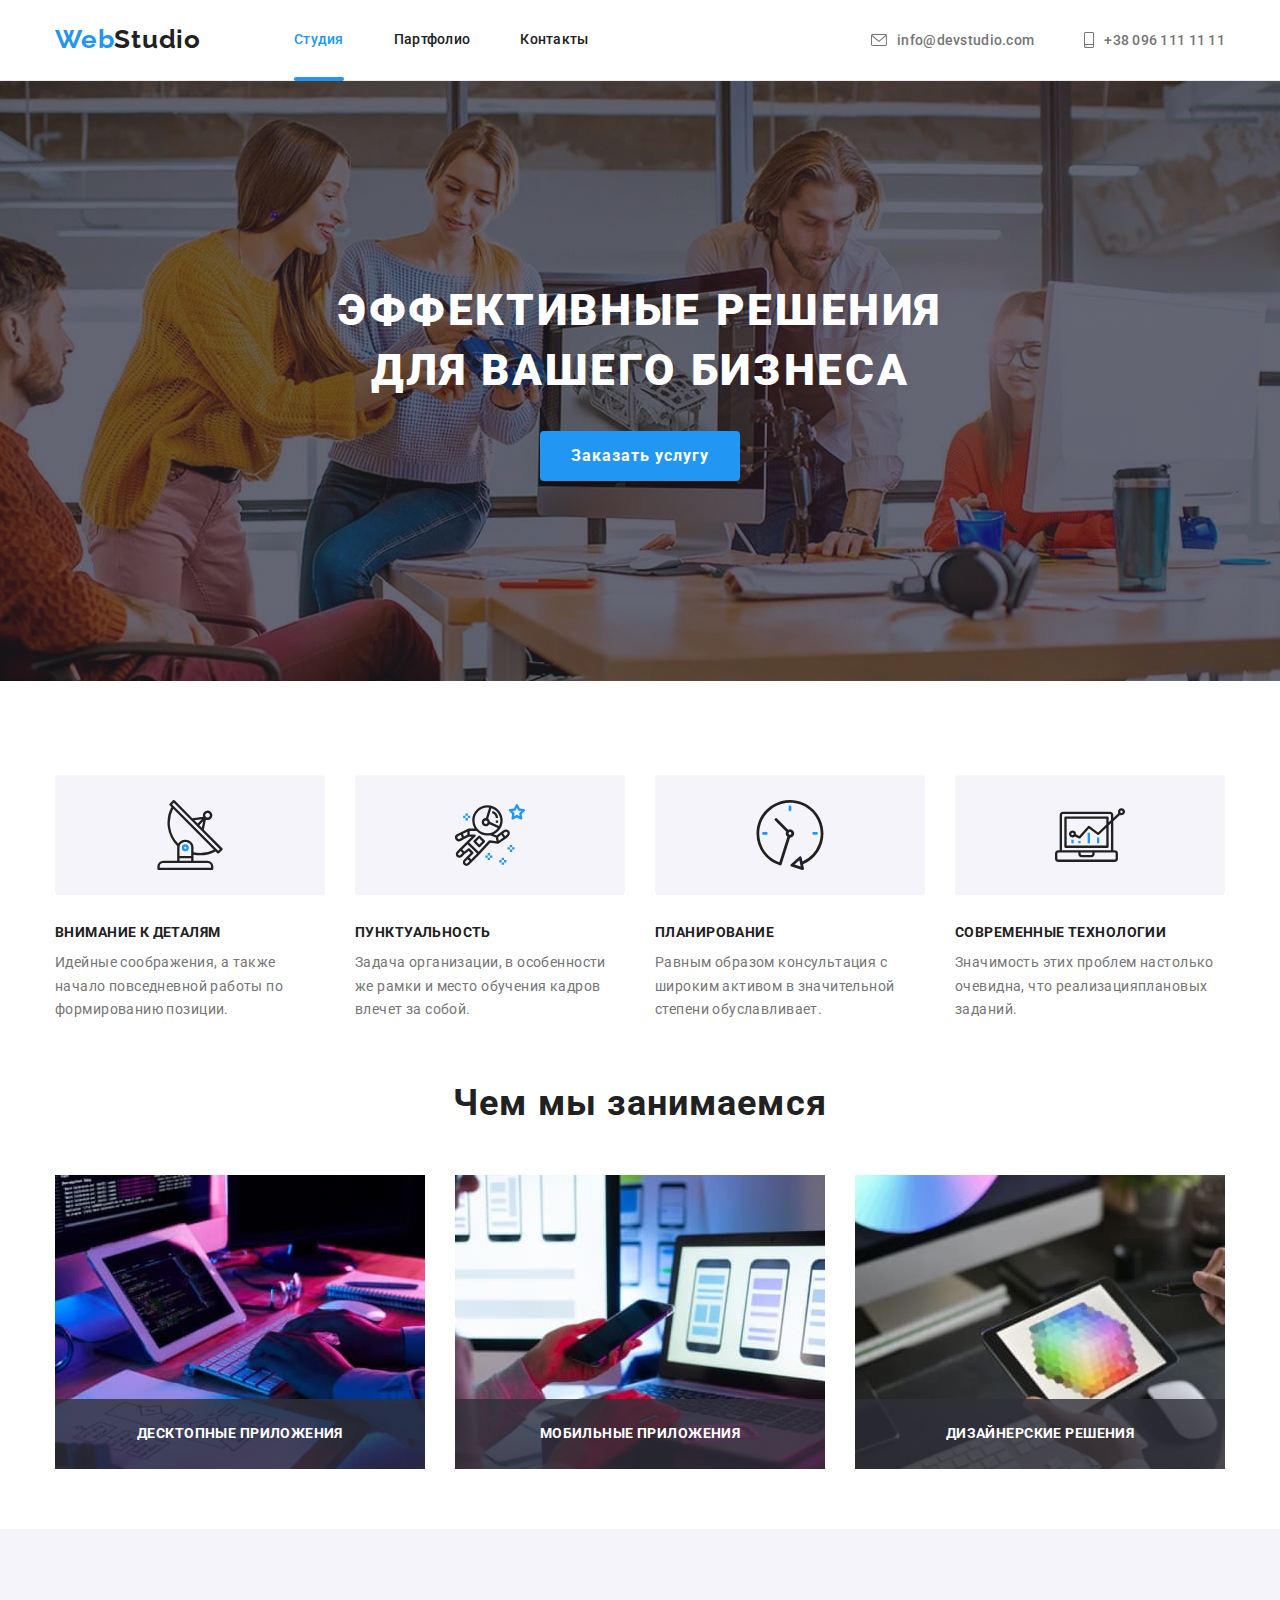
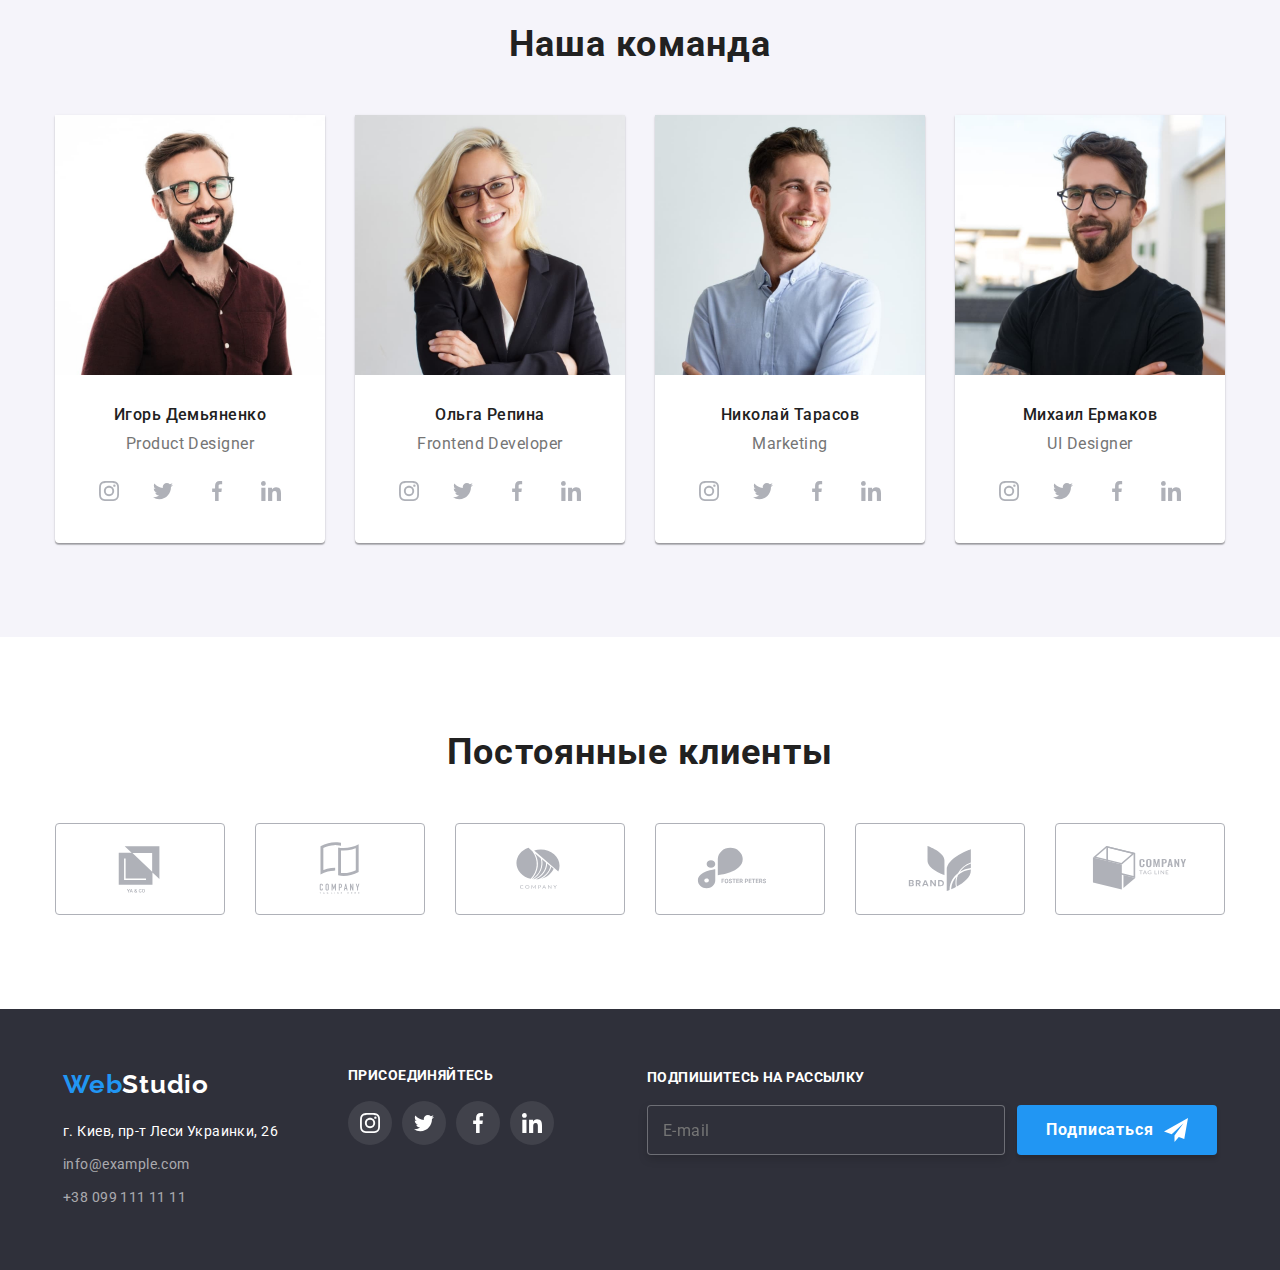
<file: index.html>
<!DOCTYPE html>
<html lang="ru">
  <head>
    <meta charset="UTF-8" />
    <meta http-equiv="X-UA-Compatible" content="IE=edge" />
    <meta name="viewport" content="width=device-width, initial-scale=1.0" />
    <title>Studio</title>

    <!--Normalize-->
    <link
      rel="stylesheet"
      href="https://cdn.jsdelivr.net/npm/modern-normalize@1.1.0/modern-normalize.min.css"
    />

    <!--Custom styles-->
    <link rel="stylesheet" href="./css/main.min.css" />

    <!--Fonts-->
    <link rel="preconnect" href="https://fonts.googleapis.com" />
    <link rel="preconnect" href="https://fonts.gstatic.com" crossorigin />
    <link
      href="https://fonts.googleapis.com/css2?family=Raleway:wght@700&family=Roboto:wght@400;500;700;900&display=swap"
      rel="stylesheet"
    />
  </head>

  <body>
    <!--Header-->
    <header class="header">
      <div class="header__wraper container">
        <a class="logo link header--logo" href="./index.html">
          <span class="logo__span"> Web</span>Studio
        </a>

        <!--Mobile header-->
        <button class="menu__btn btn" type="button" data-menu-button>
          <svg class="menu__icon" width="18" height="18">
            <use
              class="menu__btn-burger"
              href="./images/icons.svg#icon-burger-menu"
            ></use>
            <use
              class="menu__btn-close"
              href="./images/icons.svg#icon-menu-close"
            ></use>
          </svg>
        </button>

        <!--Mobile menu-->
        <div class="menu" data-menu>
          <ul class="menu__nav list">
            <li class="menu__nav-item">
              <a class="menu__nav-link current link" href="./index.html"
                >Cтудия</a
              >
            </li>
            <li class="menu__nav-item">
              <a class="menu__nav-link link" href="./portfolio.html"
                >Партфолио</a
              >
            </li>
            <li class="menu__nav-item">
              <a class="menu__nav-link link" href="">Контакты</a>
            </li>
          </ul>

          <ul class="menu__contacts list">
            <li class="menu__contacts-item">
              <a class="menu__contacts-phone link" href="tel:+38 096 111 11 11"
                >+38 096 111 11 11</a
              >
            </li>
            <li class="menu__contacts-item">
              <a
                class="menu__contacts-email link"
                href="mailto:info@devstudio.com"
                >info@devstudio.com</a
              >
            </li>
          </ul>

          <ul class="menu__media list">
            <li class="menu__media-item">
              <a class="menu__media-link link" href="">Instagram</a>
            </li>
            <li class="menu__media-item">
              <a class="menu__media-link link" href="">Twitter</a>
            </li>
            <li class="menu__media-item">
              <a class="menu__media-link link" href="">Facebook</a>
            </li>
            <li class="menu__media-item">
              <a class="menu__media-link link" href="">LinkedIn</a>
            </li>
          </ul>
        </div>

        <!--Table, desktop header-->
        <nav>
          <ul class="navigation list">
            <li class="navigation__item">
              <a
                class="navigation__link navigation__link--current link"
                href="./index.html"
                >Студия</a
              >
            </li>
            <li class="navigation__item">
              <a class="navigation__link link" href="./portfolio.html"
                >Партфолио</a
              >
            </li>
            <li class="navigation__item">
              <a class="navigation__link link" href="">Контакты</a>
            </li>
          </ul>
        </nav>

        <ul class="contacts list">
          <li class="contacts__item">
            <a class="contacts__link link" href="mailto:info@devstudio.com">
              <svg class="contacts__icon" width="16" height="12">
                <use href="./images/icons.svg#icon-envelope"></use>
              </svg>
              info@devstudio.com
            </a>
          </li>
          <li class="contacts__item">
            <a class="contacts__link link" href="tel:+380961111111">
              <svg class="contacts__icon" width="10" height="16">
                <use href="./images/icons.svg#icon-smartphone"></use>
              </svg>
              +38 096 111 11 11
            </a>
          </li>
        </ul>
      </div>
    </header>

    <!--Main content-->
    <main>
      <!--Hero-->
      <section class="hero">
        <div class="hero__wraper container">
          <h1 class="hero__title">Эффективные решения для вашего бизнеса</h1>
          <button
            class="main-btn main-btn--blackout btn"
            type="button"
            data-modal-open
          >
            Заказать услугу
          </button>
        </div>
      </section>

      <!--Modal-->
      <div class="backdrop is-hidden" data-modal>
        <div class="modal">
          <button class="modal__close-btn btn" data-modal-close>
            <svg class="modal__close-icon" width="18" height="18">
              <use href="./images/icons.svg#icon-close"></use>
            </svg>
          </button>

          <form class="modal-form" name="application-form">
            <p class="modal-form__title">
              Оставьте свои данные, мы вам перезвоним
            </p>

            <label class="modal-form__item">
              <span class="modal-form__txt">Имя</span>
              <input
                class="modal-form__field"
                type="text"
                name="user-name"
                minlength="2"
                required
              />
              <span class="modal-form__box">
                <svg class="modal-form__icon" width="12" height="12">
                  <use href="./images/icons.svg#icon-form-person"></use>
                </svg>
              </span>
            </label>

            <label class="modal-form__item">
              <span class="modal-form__txt">Телефон</span>
              <input
                class="modal-form__field"
                name="user-phone"
                type="tel"
                required
              />
              <span class="modal-form__box">
                <svg class="modal-form__icon" width="13" height="13">
                  <use href="./images/icons.svg#icon-form-phone"></use>
                </svg>
              </span>
            </label>

            <label class="modal-form__item">
              <span class="modal-form__txt">Почта</span>
              <input
                class="modal-form__field"
                name="user-email"
                type="email"
                required
              />
              <span class="modal-form__box">
                <svg class="modal-form__icon" width="15" height="12">
                  <use href="./images/icons.svg#icon-form-envelope"></use>
                </svg>
              </span>
            </label>

            <span class="modal-form__txt">Коментарий</span>
            <textarea
              class="modal-form__massage"
              name="user-massage"
              placeholder="Введите текст"
            ></textarea>

            <label class="checkbox">
              <input
                class="visually-hidden checkbox__input"
                name="checkbox"
                type="checkbox"
              />
              <span class="checkbox__custom">
                <svg class="checkbox__icon" width="12" height="9">
                  <use href="./images/icons.svg#icon-check-mark"></use>
                </svg>
              </span>
              <span class="checkbox__txt">
                Соглашаюсь с рассылкой и принимаю
                <a class="checkbox__link" href=""> Условия договора</a>
              </span>
            </label>

            <div class="modal__btn-box">
              <button class="main-btn main-btn--blackout btn" type="submit">
                Отправить
              </button>
            </div>
          </form>
        </div>
      </div>

      <!--Benefits-->
      <section class="benefits">
        <div class="container">
          <h2 hidden>hidden</h2>

          <ul class="benefits__list list">
            <li class="benefits__item">
              <div class="benefits__wraper">
                <svg class="benefits__icon" width="70" height="70">
                  <use href="./images/icons.svg#icon-antenna"></use>
                </svg>
              </div>
              <h3 class="benefits__title">Внимание к деталям</h3>
              <p class="benefits__txt">
                Идейные соображения, а также начало повседневной работы по
                формированию позиции.
              </p>
            </li>
            <li class="benefits__item">
              <div class="benefits__wraper">
                <svg class="benefits__icon" width="70" height="70">
                  <use href="./images/icons.svg#icon-astronaut"></use>
                </svg>
              </div>
              <h3 class="benefits__title">Пунктуальность</h3>
              <p class="benefits__txt">
                Задача организации, в особенности же рамки и место обучения
                кадров влечет за собой.
              </p>
            </li>
            <li class="benefits__item">
              <div class="benefits__wraper">
                <svg class="benefits__icon" width="70" height="70">
                  <use href="./images/icons.svg#icon-clock"></use>
                </svg>
              </div>
              <h3 class="benefits__title">Планирование</h3>
              <p class="benefits__txt">
                Равным образом консультация с широким активом в значительной
                степени обуславливает.
              </p>
            </li>
            <li class="benefits__item">
              <div class="benefits__wraper">
                <svg class="benefits__icon" width="70" height="70">
                  <use href="./images/icons.svg#icon-diagram"></use>
                </svg>
              </div>
              <h3 class="benefits__title">Современные технологии</h3>
              <p class="benefits__txt">
                Значимость этих проблем настолько очевидна, что
                реализацияплановых заданий.
              </p>
            </li>
          </ul>
        </div>
      </section>

      <!--Service-->
      <section class="service">
        <div class="container">
          <h2 class="service__title section-title">Чем мы занимаемся</h2>

          <ul class="service__list list">
            <li class="service__item">
              <picture>
                <source
                  media="(min-width: 1200px)"
                  srcset="
                    ./images/studio-page/service/studio-img-1.jpg    1x,
                    ./images/studio-page/service/studio-img-1@2x.jpg 2x
                  "
                  type="image/jpg"
                />
                <img
                  class="service__pic"
                  src="./images/studio-page/service/studio-img-1.jpg"
                  alt="рабочий стол: монитор, планшет с кодом, работник печатает на клавиауре, подсвечено розовым"
                  width="370"
                  height="294"
                />
              </picture>
              <div class="service__overlay">
                <p class="service__desc">Десктопные приложения</p>
              </div>
            </li>

            <li class="service__item">
              <picture>
                <source
                  media="(min-width: 1200px)"
                  srcset="
                    ./images/studio-page/service/studio-img-2.jpg    1x,
                    ./images/studio-page/service/studio-img-2@2x.jpg 2x
                  "
                  type="image/jpg"
                />
                <img
                  class="service__pic"
                  src="./images/studio-page/service/studio-img-2.jpg"
                  alt="ноутбук с примерами интерфейсов для смартфонов, в руках работника смартфон. "
                  width="370"
                  height="294"
                />
              </picture>
              <div class="service__overlay">
                <p class="service__desc">Мобильные приложения</p>
              </div>
            </li>

            <li class="service__item">
              <picture>
                <source
                  media="(min-width: 1200px)"
                  srcset="
                    ./images/studio-page/service/studio-img-3.jpg    1x,
                    ./images/studio-page/service/studio-img-3@2x.jpg 2x
                  "
                  type="image/jpg"
                />
                <img
                  class="service__pic"
                  src="./images/studio-page/service/studio-img-3.jpg"
                  alt="в руках дизайнера пэн и планшет с примером цветового куга разделенного на деления "
                  width="370"
                  height="294"
                />
              </picture>
              <div class="service__overlay">
                <p class="service__desc">Дизайнерские решения</p>
              </div>
            </li>
          </ul>
        </div>
      </section>

      <!--Team-->
      <section class="team">
        <div class="container">
          <h2 class="team__title section-title">Наша команда</h2>
          <ul class="team__list list">
            <!--Team card 1-->
            <li class="team__item">
              <picture>
                <source
                  media="(min-width: 1200px)"
                  srcset="
                    ./images/studio-page/team/studio-img-4.jpg    1x,
                    ./images/studio-page/team/studio-img-4@2x.jpg 2x
                  "
                  type="image/jpg"
                />
                <source
                  media="(min-width: 768px)"
                  srcset="
                    ./images/studio-page/team/studio-img-4_m.jpg    1x,
                    ./images/studio-page/team/studio-img-4_m@2x.jpg 2x
                  "
                  type="image/jpg"
                />
                <source
                  media="(max-width: 767px)"
                  srcset="
                    ./images/studio-page/team/studio-img-4_s.jpg    1x,
                    ./images/studio-page/team/studio-img-4_s@2x.jpg 2x
                  "
                  type="image/jpg"
                />
                <img
                  class="team__pic"
                  src="./images/studio-page/studio-img-4.jpg"
                  alt="улыбающийся мужчина 30 лет на белом фоне. в коричневой рубашке, с темными волосами, бородой, округлыми очками"
                />
              </picture>
              <div class="team__desc">
                <h3 class="team__subtitle">Игорь Демьяненко</h3>
                <p class="team__position" lang="en">Product Designer</p>
                <!--Social media icons-->
                <ul class="socials team__socials list">
                  <li>
                    <a
                      class="socials__link link"
                      href=""
                      target="_blank"
                      aria-label="инстаграм"
                    >
                      <svg class="socials__icon" width="20" height="20">
                        <use href="./images/icons.svg#icon-instagram"></use>
                      </svg>
                    </a>
                  </li>
                  <li>
                    <a
                      class="socials__link link"
                      href=""
                      target="_blank"
                      aria-label="твитер"
                    >
                      <svg class="socials__icon" width="20" height="20">
                        <use href="./images/icons.svg#icon-twitter"></use>
                      </svg>
                    </a>
                  </li>
                  <li>
                    <a
                      class="socials__link link"
                      href=""
                      target="_blank"
                      aria-label="фейсбук"
                    >
                      <svg class="socials__icon" width="20" height="20">
                        <use href="./images/icons.svg#icon-facebook"></use>
                      </svg>
                    </a>
                  </li>
                  <li>
                    <a
                      class="socials__link link"
                      href=""
                      target="_blank"
                      aria-label="linkedin"
                    >
                      <svg class="socials__icon" width="20" height="20">
                        <use href="./images/icons.svg#icon-linkedin"></use>
                      </svg>
                    </a>
                  </li>
                </ul>
              </div>
            </li>

            <!--Team card 2-->
            <li class="team__item">
              <picture>
                <source
                  media="(min-width: 1200px)"
                  srcset="
                    ./images/studio-page/team/studio-img-5.jpg    1x,
                    ./images/studio-page/team/studio-img-5@2x.jpg 2x
                  "
                  type="image/jpg"
                />
                <source
                  media="(min-width: 768px)"
                  srcset="
                    ./images/studio-page/team/studio-img-5_m.jpg    1x,
                    ./images/studio-page/team/studio-img-5_m@2x.jpg 2x
                  "
                  type="image/jpg"
                />
                <source
                  media="(max-width: 767px)"
                  srcset="
                    ./images/studio-page/team/studio-img-5_s.jpg    1x,
                    ./images/studio-page/team/studio-img-5_s@2x.jpg 2x
                  "
                  type="image/jpg"
                />
                <img
                  class="team__pic"
                  src="./images/studio-page/studio-img-5.jpg"
                  alt="улыбающияся женщина 30 лет на сером фоне. блондинка в прямоугольных очках, черном пиджаке"
                />
              </picture>
              <div class="team__desc">
                <h3 class="team__subtitle">Ольга Репина</h3>
                <p class="team__position" lang="en">Frontend Developer</p>
                <!--Social media icons-->
                <ul class="socials team__socials list">
                  <li>
                    <a
                      class="socials__link link"
                      href=""
                      target="_blank"
                      aria-label="инстаграм"
                    >
                      <svg class="socials__icon" width="20" height="20">
                        <use href="./images/icons.svg#icon-instagram"></use>
                      </svg>
                    </a>
                  </li>
                  <li>
                    <a
                      class="socials__link link"
                      href=""
                      target="_blank"
                      aria-label="твитер"
                    >
                      <svg class="socials__icon" width="20" height="20">
                        <use href="./images/icons.svg#icon-twitter"></use>
                      </svg>
                    </a>
                  </li>
                  <li>
                    <a
                      class="socials__link link"
                      href=""
                      target="_blank"
                      aria-label="фейсбук"
                    >
                      <svg class="socials__icon" width="20" height="20">
                        <use href="./images/icons.svg#icon-facebook"></use>
                      </svg>
                    </a>
                  </li>
                  <li>
                    <a
                      class="socials__link link"
                      href=""
                      target="_blank"
                      aria-label="linkedin"
                    >
                      <svg class="socials__icon" width="20" height="20">
                        <use href="./images/icons.svg#icon-linkedin"></use>
                      </svg>
                    </a>
                  </li>
                </ul>
              </div>
            </li>

            <!--Team card 3-->
            <li class="team__item">
              <picture>
                <source
                  media="(min-width: 1200px)"
                  srcset="
                    ./images/studio-page/team/studio-img-6.jpg    1x,
                    ./images/studio-page/team/studio-img-6@2x.jpg 2x
                  "
                  type="image/jpg"
                />
                <source
                  media="(min-width: 768px)"
                  srcset="
                    ./images/studio-page/team/studio-img-6_m.jpg    1x,
                    ./images/studio-page/team/studio-img-6_m@2x.jpg 2x
                  "
                  type="image/jpg"
                />
                <source
                  media="(max-width: 767px)"
                  srcset="
                    ./images/studio-page/team/studio-img-6_s.jpg    1x,
                    ./images/studio-page/team/studio-img-6_s@2x.jpg 2x
                  "
                  type="image/jpg"
                />
                <img
                  class="team__pic"
                  src="./images/studio-page/studio-img-6.jpg"
                  alt="улыбающийся мужчина 30 лет на сером фоне. в голубой рубашке, с рыжими волосами, щетиной"
                />
              </picture>
              <div class="team__desc">
                <h3 class="team__subtitle">Николай Тарасов</h3>
                <p class="team__position" lang="en">Marketing</p>
                <!--Social media icons-->
                <ul class="socials team__socials list">
                  <li>
                    <a
                      class="socials__link link"
                      href=""
                      target="_blank"
                      aria-label="инстаграм"
                    >
                      <svg class="socials__icon" width="20" height="20">
                        <use href="./images/icons.svg#icon-instagram"></use>
                      </svg>
                    </a>
                  </li>
                  <li>
                    <a
                      class="socials__link link"
                      href=""
                      target="_blank"
                      aria-label="твитер"
                    >
                      <svg class="socials__icon" width="20" height="20">
                        <use href="./images/icons.svg#icon-twitter"></use>
                      </svg>
                    </a>
                  </li>
                  <li>
                    <a
                      class="socials__link link"
                      href=""
                      target="_blank"
                      aria-label="фейсбук"
                    >
                      <svg class="socials__icon" width="20" height="20">
                        <use href="./images/icons.svg#icon-facebook"></use>
                      </svg>
                    </a>
                  </li>
                  <li>
                    <a
                      class="socials__link link"
                      href=""
                      target="_blank"
                      aria-label="linkedin"
                    >
                      <svg class="socials__icon" width="20" height="20">
                        <use href="./images/icons.svg#icon-linkedin"></use>
                      </svg>
                    </a>
                  </li>
                </ul>
              </div>
            </li>

            <!--Team card 4-->
            <li class="team__item card-set__item">
              <picture>
                <source
                  media="(min-width: 1200px)"
                  srcset="
                    ./images/studio-page/team/studio-img-7.jpg    1x,
                    ./images/studio-page/team/studio-img-7@2x.jpg 2x
                  "
                  type="image/jpg"
                />
                <source
                  media="(min-width: 768px)"
                  srcset="
                    ./images/studio-page/team/studio-img-7_m.jpg    1x,
                    ./images/studio-page/team/studio-img-7_m@2x.jpg 2x
                  "
                  type="image/jpg"
                />
                <source
                  media="(max-width: 767px)"
                  srcset="
                    ./images/studio-page/team/studio-img-7_s.jpg    1x,
                    ./images/studio-page/team/studio-img-7_s@2x.jpg 2x
                  "
                  type="image/jpg"
                />
                <img
                  class="team__pic"
                  src="./images/studio-page/studio-img-7.jpg"
                  alt="улыбающийся мужчина 30 лет на фоне города. в черной футболке, с черными волосами, бородой, округлыми очками"
                />
              </picture>
              <div class="team__desc">
                <h3 class="team__subtitle">Михаил Ермаков</h3>
                <p class="team__position" lang="en">UI Designer</p>
                <!--Social media icons-->
                <ul class="socials team__socials list">
                  <li>
                    <a
                      class="socials__link link"
                      href=""
                      target="_blank"
                      aria-label="инстаграм"
                    >
                      <svg class="socials__icon" width="20" height="20">
                        <use href="./images/icons.svg#icon-instagram"></use>
                      </svg>
                    </a>
                  </li>
                  <li>
                    <a
                      class="socials__link link"
                      href=""
                      target="_blank"
                      aria-label="твитер"
                    >
                      <svg class="socials__icon" width="20" height="20">
                        <use href="./images/icons.svg#icon-twitter"></use>
                      </svg>
                    </a>
                  </li>
                  <li>
                    <a
                      class="socials__link link"
                      href=""
                      target="_blank"
                      aria-label="фейсбук"
                    >
                      <svg class="socials__icon" width="20" height="20">
                        <use href="./images/icons.svg#icon-facebook"></use>
                      </svg>
                    </a>
                  </li>
                  <li>
                    <a
                      class="socials__link link"
                      href=""
                      target="_blank"
                      aria-label="linkedin"
                    >
                      <svg class="socials__icon" width="20" height="20">
                        <use href="./images/icons.svg#icon-linkedin"></use>
                      </svg>
                    </a>
                  </li>
                </ul>
              </div>
            </li>
          </ul>
        </div>
      </section>

      <!--Clients-->
      <section class="clients">
        <div class="container">
          <h2 class="clients__title section-title">Постоянные клиенты</h2>
          <ul class="clients__list list">
            <li class="clients__item">
              <a class="clients__link link" href="">
                <svg class="clients__icon" width="106" height="60">
                  <use href="./images/icons.svg#icon-logo-1"></use>
                </svg>
              </a>
            </li>
            <li class="clients__item">
              <a class="clients__link link" href="">
                <svg class="clients__icon" width="106" height="60">
                  <use href="./images/icons.svg#icon-logo-2"></use>
                </svg>
              </a>
            </li>
            <li class="clients__item">
              <a class="clients__link link" href="">
                <svg class="clients__icon" width="106" height="60">
                  <use href="./images/icons.svg#icon-logo-3"></use>
                </svg>
              </a>
            </li>
            <li class="clients__item">
              <a class="clients__link link" href="">
                <svg class="clients__icon" width="106" height="60">
                  <use href="./images/icons.svg#icon-logo-4"></use>
                </svg>
              </a>
            </li>
            <li class="clients__item">
              <a class="clients__link link" href="">
                <svg class="clients__icon" width="106" height="60">
                  <use href="./images/icons.svg#icon-logo-5"></use>
                </svg>
              </a>
            </li>
            <li class="clients__item">
              <a class="clients__link link" href="">
                <svg class="clients__icon" width="106" height="60">
                  <use href="./images/icons.svg#icon-logo-6"></use>
                </svg>
              </a>
            </li>
          </ul>
        </div>
      </section>
    </main>

    <!--Footer-->
    <footer class="footer">
      <div class="footer__wraper container">
        <div class="footer__contacts">
          <a class="logo footer--logo link" href="./index.html">
            <span class="logo__span"> Web</span>Studio
          </a>
          <address>
            <ul class="footer__list list">
              <li>
                <a
                  class="footer__adress link"
                  href="https://www.google.com/maps/place/%D0%B1%D1%83%D0%BB.+%D0%9B%D0%B5%D1%81%D0%B8+%D0%A3%D0%BA%D1%80%D0%B0%D0%B8%D0%BD%D0%BA%D0%B8,+26,+%D0%9A%D0%B8%D0%B5%D0%B2,+%D0%A3%D0%BA%D1%80%D0%B0%D0%B8%D0%BD%D0%B0,+02000/data=!4m2!3m1!1s0x40d4cf0e033ecbe9:0x57a4dffefec77da0?sa=X&ved=2ahUKEwiR7r6asKr4AhVFR_EDHUUcAAkQ8gF6BAgIEAE"
                  >г. Киев, пр-т Леси Украинки, 26</a
                >
              </li>
              <li>
                <a class="footer__link link" href="mailto:info@example.com"
                  >info@example.com</a
                >
              </li>
              <li>
                <a class="footer__link link" href="tel:+380991111111"
                  >+38 099 111 11 11</a
                >
              </li>
            </ul>
          </address>
        </div>

        <div class="footer__socials">
          <p class="footer__call">Присоединяйтесь</p>
          <ul class="socials list">
            <li>
              <a
                class="footer__media link"
                target="_blank"
                aria-label="инстаграм"
                href=""
              >
                <svg class="footer__icon" width="20" height="20">
                  <use href="./images/icons.svg#icon-instagram"></use>
                </svg>
              </a>
            </li>
            <li>
              <a
                class="footer__media link"
                target="_blank"
                aria-label="твитер"
                href=""
              >
                <svg class="footer__icon" width="20" height="20">
                  <use href="./images/icons.svg#icon-twitter"></use>
                </svg>
              </a>
            </li>
            <li>
              <a
                class="footer__media link"
                target="_blank"
                aria-label="фейсбук"
                href=""
              >
                <svg class="footer__icon" width="20" height="20">
                  <use href="./images/icons.svg#icon-facebook"></use>
                </svg>
              </a>
            </li>
            <li>
              <a
                class="footer__media link"
                target="_blank"
                aria-label="линкедин"
                href=""
              >
                <svg class="footer__icon" width="20" height="20">
                  <use href="./images/icons.svg#icon-linkedin"></use>
                </svg>
              </a>
            </li>
          </ul>
        </div>

        <div class="footer__form">
          <p class="footer__subtitle">Подпишитесь на рассылку</p>
          <form class="subscription-form" name="subscription-form">
            <label class="subscription-form__item">
              <input
                class="subscription-form__field"
                name="email"
                type="email"
                placeholder="E-mail"
                required
              />
            </label>
            <button class="subscription-form__btn main-btn btn" type="submit">
              Подписаться
              <svg class="subscription-form__icon" width="24" height="24">
                <use href="/images/icons.svg#icon-send"></use>
              </svg>
            </button>
          </form>
        </div>
      </div>
    </footer>

    <script src="./js/modal.js"></script>
    <script src="./js/menu.js"></script>
  </body>
</html>
</file>
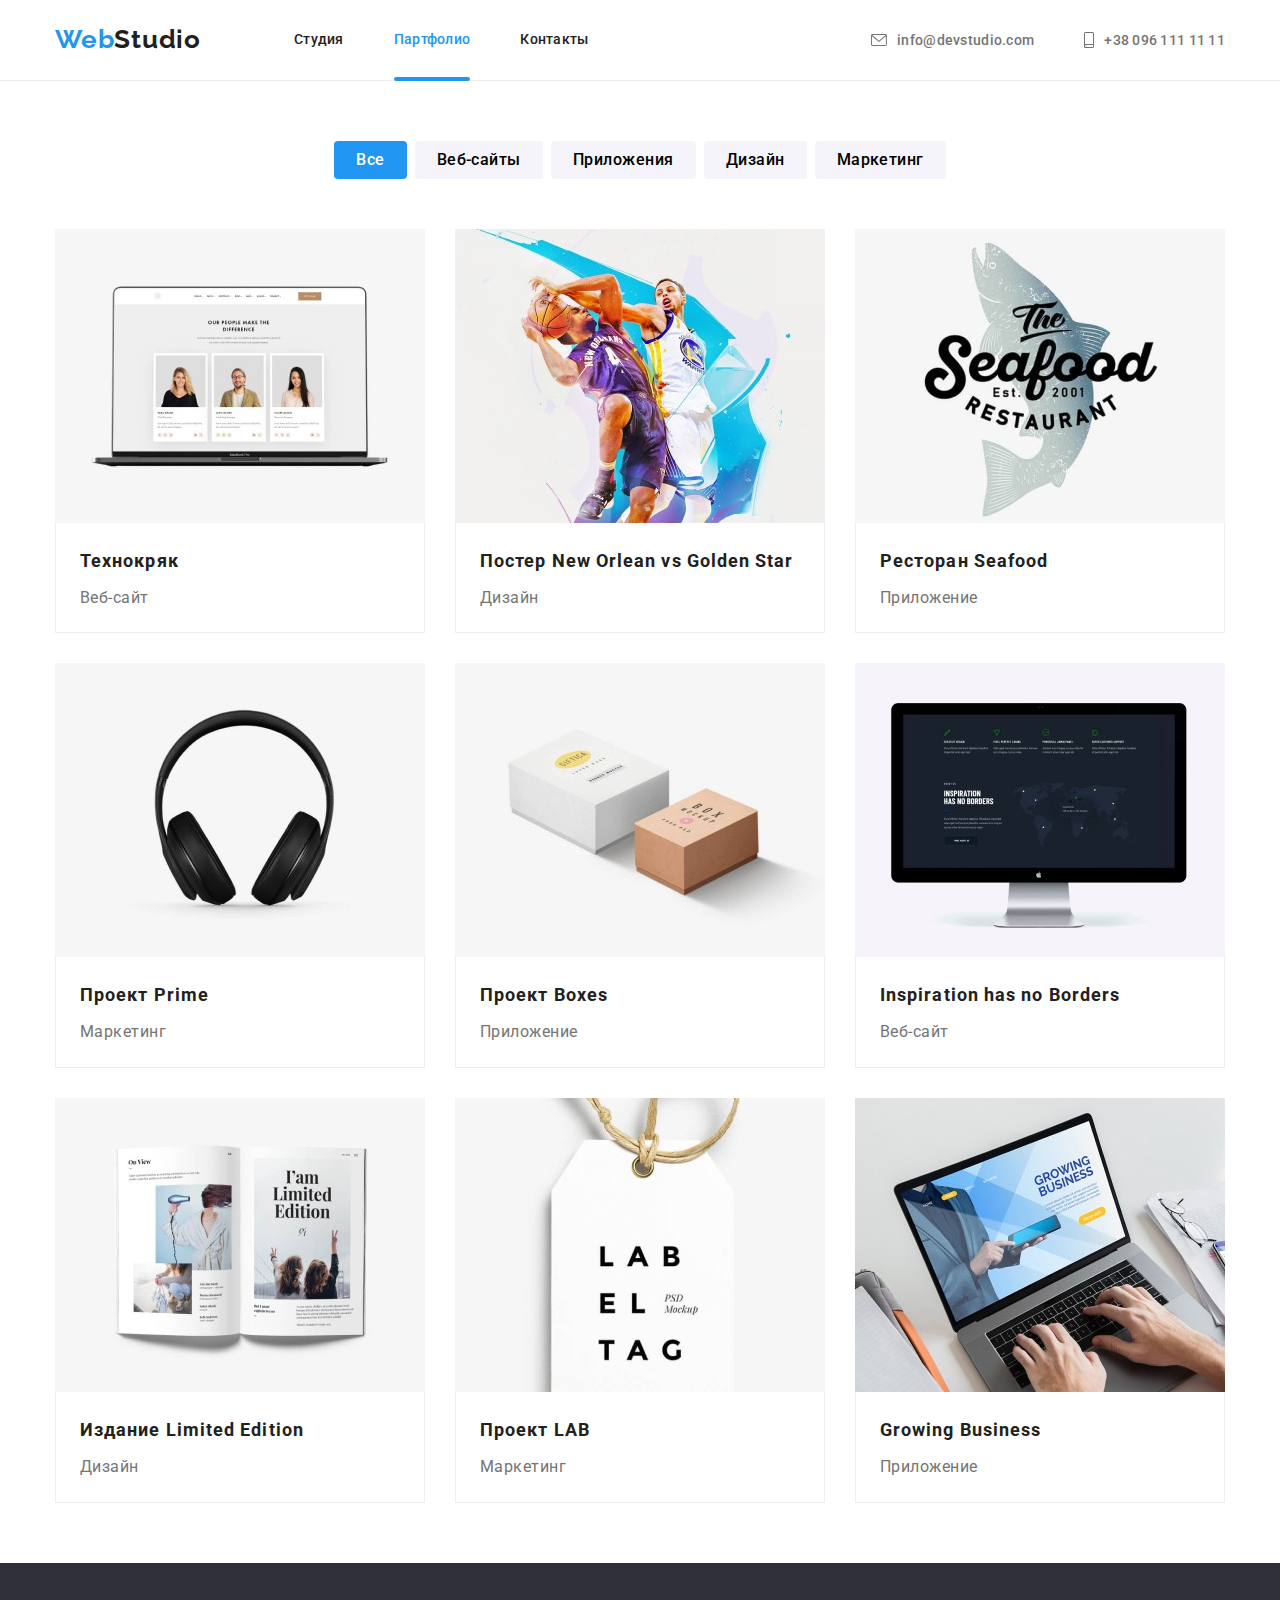
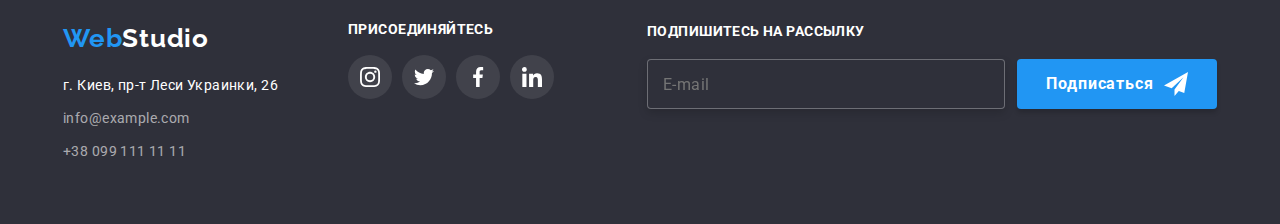
<file: portfolio.html>
<!DOCTYPE html>
<html lang="ru">
  <head>
    <meta charset="UTF-8" />
    <meta http-equiv="X-UA-Compatible" content="IE=edge" />
    <meta name="viewport" content="width=device-width, initial-scale=1.0" />
    <title>Portfolio</title>

    <!--Normalize-->
    <link
      rel="stylesheet"
      href="https://cdn.jsdelivr.net/npm/modern-normalize@1.1.0/modern-normalize.min.css"
    />

    <!--Custom styles-->
    <link rel="stylesheet" href="./css/main.min.css" />

    <!--Fonts-->
    <link rel="preconnect" href="https://fonts.googleapis.com" />
    <link rel="preconnect" href="https://fonts.gstatic.com" crossorigin />
    <link
      href="https://fonts.googleapis.com/css2?family=Oleo+Script&family=Raleway:wght@700&family=Roboto:wght@400;500;700;900&display=swap"
      rel="stylesheet"
    />
  </head>

  <body>
    <!--Header-->
    <header class="header">
      <div class="header__wraper container">
        <a class="logo link header--logo" href="./index.html">
          <span class="logo__span"> Web</span>Studio
        </a>

        <!--Mobile header-->
        <button class="menu__btn btn" data-menu-button>
          <svg class="menu__icon" width="18" height="18">
            <use
              class="menu__btn-burger"
              href="./images/icons.svg#icon-burger-menu"
            ></use>
            <use
              class="menu__btn-close"
              href="./images/icons.svg#icon-menu-close"
            ></use>
          </svg>
        </button>

        <!--Mobile menu-->
        <div class="menu" data-menu>
          <ul class="menu__nav list">
            <li class="menu__nav-item">
              <a class="menu__nav-link link" href="./index.html">Cтудия</a>
            </li>
            <li class="menu__nav-item">
              <a class="menu__nav-link current link" href="./portfolio.html"
                >Партфолио</a
              >
            </li>
            <li class="menu__nav-item">
              <a class="menu__nav-link link" href="">Контакты</a>
            </li>
          </ul>

          <ul class="menu__contacts list">
            <li class="menu__contacts-item">
              <a class="menu__contacts-phone link" href="tel:+38 096 111 11 11"
                >+38 096 111 11 11</a
              >
            </li>
            <li class="menu__contacts-item">
              <a
                class="menu__contacts-email link"
                href="mailto:info@devstudio.com"
                >info@devstudio.com</a
              >
            </li>
          </ul>

          <ul class="menu__media list">
            <li class="menu__media-item">
              <a class="menu__media-link link" href="">Instagram</a>
            </li>
            <li class="menu__media-item">
              <a class="menu__media-link link" href="">Twitter</a>
            </li>
            <li class="menu__media-item">
              <a class="menu__media-link link" href="">Facebook</a>
            </li>
            <li class="menu__media-item">
              <a class="menu__media-link link" href="">LinkedIn</a>
            </li>
          </ul>
        </div>

        <!--Table, note header-->
        <nav>
          <ul class="navigation list">
            <li class="navigation__item">
              <a class="navigation__link link" href="./index.html">Студия</a>
            </li>
            <li class="navigation__item">
              <a
                class="navigation__link navigation__link--current link"
                href="./portfolio.html"
                >Партфолио</a
              >
            </li>
            <li class="navigation__item">
              <a class="navigation__link link" href="">Контакты</a>
            </li>
          </ul>
        </nav>

        <ul class="contacts list">
          <li class="contacts__item">
            <a class="contacts__link link" href="mailto:info@devstudio.com">
              <svg class="contacts__icon" width="16" height="12">
                <use href="./images/icons.svg#icon-envelope"></use>
              </svg>
              info@devstudio.com
            </a>
          </li>
          <li class="contacts__item">
            <a class="contacts__link link" href="tel:+380961111111">
              <svg class="contacts__icon" width="10" height="16">
                <use href="./images/icons.svg#icon-smartphone"></use>
              </svg>
              +38 096 111 11 11
            </a>
          </li>
        </ul>
      </div>
    </header>

    <!--Main content-->
    <main>
      <section class="portfolio section">
        <h1 hidden>Проекты</h1>
        <div class="container">
          <!--Filter-->
          <ul class="filter list">
            <li class="filter__item">
              <button
                class="filter__btn filter__btn--current btn"
                type="button"
              >
                Все
              </button>
            </li>
            <li class="filter__item">
              <button class="filter__btn btn" type="button">Веб-сайты</button>
            </li>
            <li class="filter__item">
              <button class="filter__btn btn" type="button">Приложения</button>
            </li>
            <li class="filter__item">
              <button class="filter__btn btn" type="button">Дизайн</button>
            </li>
            <li class="filter__item">
              <button class="filter__btn btn" type="button">Маркетинг</button>
            </li>
          </ul>

          <!--Projects-->
          <ul class="portfolio__list card-set list">
            <li class="portfolio__item">
              <a class="link" href="">
                <div class="portfolio__pic">
                  <picture>
                    <source
                      media="(min-width: 1200px)"
                      srcset="
                        ./images/portfolio-page/portfolio-img-1.jpg    1x,
                        ./images/portfolio-page/portfolio-img-1@2x.jpg 2x
                      "
                      type="image/jpg"
                    />
                    <source
                      media="(min-width: 768px)"
                      srcset="
                        ./images/portfolio-page/portfolio-img-1_m.jpg    1x,
                        ./images/portfolio-page/portfolio-img-1_m@2x.jpg 2x
                      "
                      type="image/jpg"
                    />
                    <source
                      media="(max-width: 767px)"
                      srcset="
                        ./images/portfolio-page/portfolio-img-1_s.jpg    1x,
                        ./images/portfolio-page/portfolio-img-1_s@2x.jpg 2x
                      "
                      type="image/jpg"
                    />
                    <img
                      class="portfolio__img"
                      src="./images/portfolio-page/portfolio-img-1.jpg"
                      alt="ноутбук с открытой страницей сайта: светлый фон, фотографии сотрудников, информация о сайте"
                    />
                  </picture>
                  <div class="overlay">
                    <p class="overlay__desc">
                      Ресурс предлагает комплексные предложения с разным уровнем
                      функционала и сервисов. Все это позволит посетителю
                      получить исчерпывающие сведения о компании или частном
                      лице.
                    </p>
                  </div>
                </div>
                <div class="portfolio__desc portfolio__desc--wider">
                  <h2 class="portfolio__title">Технокряк</h2>
                  <p class="portfolio__txt">Веб-сайт</p>
                </div>
              </a>
            </li>

            <li class="portfolio__item">
              <a class="link" href="">
                <div class="portfolio__pic">
                  <picture>
                    <source
                      media="(min-width: 1200px)"
                      srcset="
                        ./images/portfolio-page/portfolio-img-2.jpg    1x,
                        ./images/portfolio-page/portfolio-img-2@2x.jpg 2x
                      "
                      type="image/jpg"
                    />
                    <source
                      media="(min-width: 768px)"
                      srcset="
                        ./images/portfolio-page/portfolio-img-2_m.jpg    1x,
                        ./images/portfolio-page/portfolio-img-2_m@2x.jpg 2x
                      "
                      type="image/jpg"
                    />
                    <source
                      media="(max-width: 767px)"
                      srcset="
                        ./images/portfolio-page/portfolio-img-2_s.jpg    1x,
                        ./images/portfolio-page/portfolio-img-2_s@2x.jpg 2x
                      "
                      type="image/jpg"
                    />
                    <img
                      class="portfolio__img"
                      src="./images/portfolio-page/portfolio-img-2.jpg"
                      alt="два афроамериканских баскетболиста в схватке за мяч. абстрактный голубой фон"
                    />
                  </picture>
                  <div class="overlay">
                    <p class="overlay__desc">
                      Lorem ipsum dolor sit amet consectetur adipisicing elit.
                      Ratione, pariatur? Odio ex officiis consequuntur iusto
                      cupiditate nemo eaque fugit ad ipsum? Officia eaque
                      debitis distinctio ullam aliquid? Omnis, cum doloribus.
                    </p>
                  </div>
                </div>
                <div class="portfolio__desc portfolio__desc--wider">
                  <h2 class="portfolio__title">
                    Постер New Orlean vs Golden Star
                  </h2>
                  <p class="portfolio__txt">Дизайн</p>
                </div>
              </a>
            </li>

            <li class="portfolio__item">
              <a class="link" href="">
                <div class="portfolio__pic">
                  <picture>
                    <source
                      media="(min-width: 1200px)"
                      srcset="
                        ./images/portfolio-page/portfolio-img-3.jpg    1x,
                        ./images/portfolio-page/portfolio-img-3@2x.jpg 2x
                      "
                      type="image/jpg"
                    />
                    <source
                      media="(min-width: 768px)"
                      srcset="
                        ./images/portfolio-page/portfolio-img-3_m.jpg    1x,
                        ./images/portfolio-page/portfolio-img-3_m@2x.jpg 2x
                      "
                      type="image/jpg"
                    />
                    <source
                      media="(max-width: 767px)"
                      srcset="
                        ./images/portfolio-page/portfolio-img-3_s.jpg    1x,
                        ./images/portfolio-page/portfolio-img-3_s@2x.jpg 2x
                      "
                      type="image/jpg"
                    />
                    <img
                      class="portfolio__img"
                      src="./images/portfolio-page/portfolio-img-3.jpg"
                      lang="en"
                      alt="the seafood restaurant. est. 2001"
                    />
                  </picture>
                  <div class="overlay">
                    <p class="overlay__desc">
                      Lorem ipsum dolor sit amet consectetur adipisicing elit.
                      Ratione, pariatur? Odio ex officiis consequuntur iusto
                      cupiditate nemo eaque fugit ad ipsum? Officia eaque
                      debitis distinctio ullam aliquid? Omnis, cum doloribus.
                    </p>
                  </div>
                </div>
                <div class="portfolio__desc">
                  <h2 class="portfolio__title">Ресторан Seafood</h2>
                  <p class="portfolio__txt">Приложение</p>
                </div>
              </a>
            </li>

            <li class="portfolio__item">
              <a class="link" href="">
                <div class="portfolio__pic">
                  <picture>
                    <source
                      media="(min-width: 1200px)"
                      srcset="
                        ./images/portfolio-page/portfolio-img-4.jpg    1x,
                        ./images/portfolio-page/portfolio-img-4@2x.jpg 2x
                      "
                      type="image/jpg"
                    />
                    <source
                      media="(min-width: 768px)"
                      srcset="
                        ./images/portfolio-page/portfolio-img-4_m.jpg    1x,
                        ./images/portfolio-page/portfolio-img-4_m@2x.jpg 2x
                      "
                      type="image/jpg"
                    />
                    <source
                      media="(max-width: 767px)"
                      srcset="
                        ./images/portfolio-page/portfolio-img-4_s.jpg    1x,
                        ./images/portfolio-page/portfolio-img-4_s@2x.jpg 2x
                      "
                      type="image/jpg"
                    />
                    <img
                      class="portfolio__img"
                      src="./images/portfolio-page/portfolio-img-4.jpg"
                      alt="черные игровые наушнкии на светло-бежевом фоне"
                    />
                  </picture>
                  <div class="overlay">
                    <p class="overlay__desc">
                      Lorem ipsum dolor sit amet consectetur adipisicing elit.
                      Ratione, pariatur? Odio ex officiis consequuntur iusto
                      cupiditate nemo eaque fugit ad ipsum? Officia eaque
                      debitis distinctio ullam aliquid? Omnis, cum doloribus.
                    </p>
                  </div>
                </div>
                <div class="portfolio__desc">
                  <h2 class="portfolio__title">Проект Prime</h2>
                  <p class="portfolio__txt">Маркетинг</p>
                </div>
              </a>
            </li>

            <li class="portfolio__item">
              <a class="link" href="">
                <div class="portfolio__pic">
                  <picture>
                    <source
                      media="(min-width: 1200px)"
                      srcset="
                        ./images/portfolio-page/portfolio-img-5.jpg    1x,
                        ./images/portfolio-page/portfolio-img-5@2x.jpg 2x
                      "
                      type="image/jpg"
                    />
                    <source
                      media="(min-width: 768px)"
                      srcset="
                        ./images/portfolio-page/portfolio-img-5_m.jpg    1x,
                        ./images/portfolio-page/portfolio-img-5_m@2x.jpg 2x
                      "
                      type="image/jpg"
                    />
                    <source
                      media="(max-width: 767px)"
                      srcset="
                        ./images/portfolio-page/portfolio-img-5_s.jpg    1x,
                        ./images/portfolio-page/portfolio-img-5_s@2x.jpg 2x
                      "
                      type="image/jpg"
                    />
                    <img
                      class="portfolio__img"
                      src="./images/portfolio-page/portfolio-img-5.jpg"
                      alt="две небольшие прямоугольные картонные коробки на светло-бежевом фоне. одна побольше белого цвета, вторая меньше - крафтовая"
                    />
                  </picture>
                  <div class="overlay">
                    <p class="overlay__desc">
                      Lorem ipsum dolor sit amet consectetur adipisicing elit.
                      Ratione, pariatur? Odio ex officiis consequuntur iusto
                      cupiditate nemo eaque fugit ad ipsum? Officia eaque
                      debitis distinctio ullam aliquid? Omnis, cum doloribus.
                    </p>
                  </div>
                </div>
                <div class="portfolio__desc">
                  <h2 class="portfolio__title">Проект Boxes</h2>
                  <p class="portfolio__txt">Приложение</p>
                </div>
              </a>
            </li>

            <li class="portfolio__item">
              <a class="link" href="">
                <div class="portfolio__pic">
                  <picture>
                    <source
                      media="(min-width: 1200px)"
                      srcset="
                        ./images/portfolio-page/portfolio-img-6.jpg    1x,
                        ./images/portfolio-page/portfolio-img-6@2x.jpg 2x
                      "
                      type="image/jpg"
                    />
                    <source
                      media="(min-width: 768px)"
                      srcset="
                        ./images/portfolio-page/portfolio-img-6_m.jpg    1x,
                        ./images/portfolio-page/portfolio-img-6_m@2x.jpg 2x
                      "
                      type="image/jpg"
                    />
                    <source
                      media="(max-width: 767px)"
                      srcset="
                        ./images/portfolio-page/portfolio-img-6_s.jpg    1x,
                        ./images/portfolio-page/portfolio-img-6_s@2x.jpg 2x
                      "
                      type="image/jpg"
                    />
                    <img
                      class="portfolio__img"
                      src="./images/portfolio-page/portfolio-img-6.jpg"
                      alt="монитор компьютера с открытым сайтом, темный фон"
                    />
                  </picture>
                  <div class="overlay">
                    <p class="overlay__desc">
                      Lorem ipsum dolor sit amet consectetur adipisicing elit.
                      Ratione, pariatur? Odio ex officiis consequuntur iusto
                      cupiditate nemo eaque fugit ad ipsum? Officia eaque
                      debitis distinctio ullam aliquid? Omnis, cum doloribus.
                    </p>
                  </div>
                </div>
                <div class="portfolio__desc">
                  <h2 class="portfolio__title">Inspiration has no Borders</h2>
                  <p class="portfolio__txt">Веб-сайт</p>
                </div>
              </a>
            </li>

            <li class="portfolio__item">
              <a class="link" href="">
                <div class="portfolio__pic">
                  <picture>
                    <source
                      media="(min-width: 1200px)"
                      srcset="
                        ./images/portfolio-page/portfolio-img-7.jpg    1x,
                        ./images/portfolio-page/portfolio-img-7@2x.jpg 2x
                      "
                      type="image/jpg"
                    />
                    <source
                      media="(min-width: 768px)"
                      srcset="
                        ./images/portfolio-page/portfolio-img-7_m.jpg    1x,
                        ./images/portfolio-page/portfolio-img-7_m@2x.jpg 2x
                      "
                      type="image/jpg"
                    />
                    <source
                      media="(max-width: 767px)"
                      srcset="
                        ./images/portfolio-page/portfolio-img-7_s.jpg    1x,
                        ./images/portfolio-page/portfolio-img-7_s@2x.jpg 2x
                      "
                      type="image/jpg"
                    />
                    <img
                      class="portfolio__img"
                      src="./images/portfolio-page/portfolio-img-7.jpg"
                      alt="открытый журнал на светло-бежевом фоне с фотографиями девушек"
                    />
                  </picture>
                  <div class="overlay">
                    <p class="overlay__desc">
                      Lorem ipsum dolor sit amet consectetur adipisicing elit.
                      Ratione, pariatur? Odio ex officiis consequuntur iusto
                      cupiditate nemo eaque fugit ad ipsum? Officia eaque
                      debitis distinctio ullam aliquid? Omnis, cum doloribus.
                    </p>
                  </div>
                </div>
                <div class="portfolio__desc">
                  <h2 class="portfolio__title">Издание Limited Edition</h2>
                  <p class="portfolio__txt">Дизайн</p>
                </div>
              </a>
            </li>

            <li class="portfolio__item">
              <a class="link" href="">
                <div class="portfolio__pic">
                  <picture>
                    <source
                      media="(min-width: 1200px)"
                      srcset="
                        ./images/portfolio-page/portfolio-img-8.jpg    1x,
                        ./images/portfolio-page/portfolio-img-8@2x.jpg 2x
                      "
                      type="image/jpg"
                    />
                    <source
                      media="(min-width: 768px)"
                      srcset="
                        ./images/portfolio-page/portfolio-img-8_m.jpg    1x,
                        ./images/portfolio-page/portfolio-img-8_m@2x.jpg 2x
                      "
                      type="image/jpg"
                    />
                    <source
                      media="(max-width: 767px)"
                      srcset="
                        ./images/portfolio-page/portfolio-img-8_s.jpg    1x,
                        ./images/portfolio-page/portfolio-img-8_s@2x.jpg 2x
                      "
                      type="image/jpg"
                    />
                    <img
                      class="portfolio__img"
                      src="./images/portfolio-page/portfolio-img-8.jpg"
                      alt="белая бумажная этикетка с скафтовой ленточкой на светло-бежевом фоне"
                    />
                  </picture>
                  <div class="overlay">
                    <p class="overlay__desc">
                      Lorem ipsum dolor sit amet consectetur adipisicing elit.
                      Ratione, pariatur? Odio ex officiis consequuntur iusto
                      cupiditate nemo eaque fugit ad ipsum? Officia eaque
                      debitis distinctio ullam aliquid? Omnis, cum doloribus.
                    </p>
                  </div>
                </div>
                <div class="portfolio__desc">
                  <h2 class="portfolio__title">Проект LAB</h2>
                  <p class="portfolio__txt">Маркетинг</p>
                </div>
              </a>
            </li>

            <li class="portfolio__item">
              <a class="link" href="">
                <div class="portfolio__pic">
                  <picture>
                    <source
                      media="(min-width: 1200px)"
                      srcset="
                        ./images/portfolio-page/portfolio-img-9.jpg    1x,
                        ./images/portfolio-page/portfolio-img-9@2x.jpg 2x
                      "
                      type="image/jpg"
                    />
                    <source
                      media="(min-width: 768px)"
                      srcset="
                        ./images/portfolio-page/portfolio-img-9_m.jpg    1x,
                        ./images/portfolio-page/portfolio-img-9_m@2x.jpg 2x
                      "
                      type="image/jpg"
                    />
                    <source
                      media="(max-width: 767px)"
                      srcset="
                        ./images/portfolio-page/portfolio-img-9_s.jpg    1x,
                        ./images/portfolio-page/portfolio-img-9_s@2x.jpg 2x
                      "
                      type="image/jpg"
                    />
                    <img
                      class="portfolio__img"
                      src="./images/portfolio-page/portfolio-img-9.jpg"
                      alt="ноутбук на рабочем столе с открытой страницей Приложения"
                    />
                  </picture>
                  <div class="overlay">
                    <p class="overlay__desc">
                      Lorem ipsum dolor sit amet consectetur adipisicing elit.
                      Ratione, pariatur? Odio ex officiis consequuntur iusto
                      cupiditate nemo eaque fugit ad ipsum? Officia eaque
                      debitis distinctio ullam aliquid? Omnis, cum doloribus.
                    </p>
                  </div>
                </div>
                <div class="portfolio__desc">
                  <h2 class="portfolio__title">Growing Business</h2>
                  <p class="portfolio__txt">Приложение</p>
                </div>
              </a>
            </li>
          </ul>
        </div>
      </section>
    </main>

    <!--Footer-->
    <footer class="footer">
      <div class="footer__wraper container">
        <div class="footer__contacts">
          <a class="logo footer--logo link" href="./index.html">
            <span class="logo__span"> Web</span>Studio
          </a>
          <address>
            <ul class="footer__list list">
              <li>
                <a
                  class="footer__adress link"
                  href="https://www.google.com/maps/place/%D0%B1%D1%83%D0%BB.+%D0%9B%D0%B5%D1%81%D0%B8+%D0%A3%D0%BA%D1%80%D0%B0%D0%B8%D0%BD%D0%BA%D0%B8,+26,+%D0%9A%D0%B8%D0%B5%D0%B2,+%D0%A3%D0%BA%D1%80%D0%B0%D0%B8%D0%BD%D0%B0,+02000/data=!4m2!3m1!1s0x40d4cf0e033ecbe9:0x57a4dffefec77da0?sa=X&ved=2ahUKEwiR7r6asKr4AhVFR_EDHUUcAAkQ8gF6BAgIEAE"
                  >г. Киев, пр-т Леси Украинки, 26</a
                >
              </li>
              <li>
                <a class="footer__link link" href="mailto:info@example.com"
                  >info@example.com</a
                >
              </li>
              <li>
                <a class="footer__link link" href="tel:+380991111111"
                  >+38 099 111 11 11</a
                >
              </li>
            </ul>
          </address>
        </div>

        <div class="footer__socials">
          <p class="footer__call">Присоединяйтесь</p>
          <ul class="socials list">
            <li>
              <a
                class="footer__media link"
                target="_blank"
                aria-label="инстаграм"
                href=""
              >
                <svg class="footer__icon" width="20" height="20">
                  <use href="./images/icons.svg#icon-instagram"></use>
                </svg>
              </a>
            </li>
            <li>
              <a
                class="footer__media link"
                target="_blank"
                aria-label="твитер"
                href=""
              >
                <svg class="footer__icon" width="20" height="20">
                  <use href="./images/icons.svg#icon-twitter"></use>
                </svg>
              </a>
            </li>
            <li>
              <a
                class="footer__media link"
                target="_blank"
                aria-label="фейсбук"
                href=""
              >
                <svg class="footer__icon" width="20" height="20">
                  <use href="./images/icons.svg#icon-facebook"></use>
                </svg>
              </a>
            </li>
            <li>
              <a
                class="footer__media link"
                target="_blank"
                aria-label="линкедин"
                href=""
              >
                <svg class="footer__icon" width="20" height="20">
                  <use href="./images/icons.svg#icon-linkedin"></use>
                </svg>
              </a>
            </li>
          </ul>
        </div>

        <div class="footer__form">
          <p class="footer__subtitle">Подпишитесь на рассылку</p>
          <form class="subscription-form" name="subscription-form">
            <label class="subscription-form__item">
              <input
                class="subscription-form__field"
                name="email"
                type="email"
                placeholder="E-mail"
                required
              />
            </label>
            <button class="subscription-form__btn main-btn btn" type="submit">
              Подписаться
              <svg class="subscription-form__icon" width="24" height="24">
                <use href="/images/icons.svg#icon-send"></use>
              </svg>
            </button>
          </form>
        </div>
      </div>
    </footer>
  </body>
</html>
</file>
<file: css/main.min.css>
:root{--acent-color: #2196f3;--main-light-cl: #ffffff;--main-dark-cl: #2f303a;--txt-cl: #212121;--txt-light-cl: #757575;--anim-slow: 250ms cubic-bezier(0.4, 0, 0.2, 1)}.visually-hidden{position:absolute;white-space:nowrap;width:1px;height:1px;overflow:hidden;border:0;padding:0;clip:rect(0 0 0 0);-webkit-clip-path:inset(50%);clip-path:inset(50%);margin:-1px}.portfolio,.clients,.team,.service,.benefits{padding-top:60px;padding-bottom:60px}body{font-family:"Roboto","Raleway",sans-serif;color:var(--txt-cl);margin:0}h1,h2,h3,p{margin:0px}ul{margin:0px;padding:0px}img{display:block;max-width:100%;height:auto}.link{text-decoration:none}.list{list-style-type:none}.btn{-webkit-filter:none;filter:none;border:none;cursor:pointer}.main-btn{width:200px;height:50px;border-radius:4px;font-family:inherit;font-weight:700;font-size:16px;line-height:1.88;letter-spacing:.06em;-webkit-filter:none;filter:none;border:none;-webkit-box-shadow:0px 4px 4px rgba(0,0,0,.15);box-shadow:0px 4px 4px rgba(0,0,0,.15);color:var(--main-light-cl);background-color:var(--acent-color);-webkit-transition:background-color var(--anim-slow);transition:background-color var(--anim-slow)}.main-btn--blackout:hover,.main-btn--blackout:focus{background-color:#188ce8}.container{width:100%;padding-left:15px;padding-right:15px;margin-left:auto;margin-right:auto}@media screen and (min-width: 480px){.container{width:480px}}@media screen and (min-width: 768px){.container{width:768px}}@media screen and (min-width: 1200px){.container{width:1200px}}.section-title{font-weight:700;font-size:28px;line-height:1.17;text-align:center;letter-spacing:.03em}@media screen and (min-width: 1200px){.section-title{font-size:36px}}.service__title,.team__title,.clients__title{margin-bottom:30px}@media screen and (min-width: 1200px){.service__title,.team__title,.clients__title{margin-bottom:50px}}.logo{font-family:"Raleway",sans-serif;font-weight:700;font-size:26px;line-height:1.2;letter-spacing:.03em}.logo__span{color:var(--acent-color)}.socials{display:-webkit-box;display:-ms-flexbox;display:flex;-webkit-box-pack:center;-ms-flex-pack:center;justify-content:center;gap:10px}.socials__link{display:-webkit-box;display:-ms-flexbox;display:flex;-webkit-box-align:center;-ms-flex-align:center;align-items:center;-webkit-box-pack:center;-ms-flex-pack:center;justify-content:center;width:44px;height:44px;border-radius:50%;background-color:#fff;-webkit-transition:background-color var(--anim-slow);transition:background-color var(--anim-slow)}.socials__link:hover,.socials__link:focus{background-color:var(--acent-color);cursor:pointer}.socials__link:hover .socials__icon,.socials__link:focus .socials__icon{fill:#fff}.socials__icon{fill:#afb1b8;-webkit-transition:fill var(--anim-slow);transition:fill var(--anim-slow)}.socials{display:-webkit-box;display:-ms-flexbox;display:flex;-webkit-box-pack:center;-ms-flex-pack:center;justify-content:center;gap:10px}.socials__link{display:-webkit-box;display:-ms-flexbox;display:flex;-webkit-box-align:center;-ms-flex-align:center;align-items:center;-webkit-box-pack:center;-ms-flex-pack:center;justify-content:center;width:44px;height:44px;border-radius:50%;background-color:#fff;-webkit-transition:background-color var(--anim-slow);transition:background-color var(--anim-slow)}.socials__link:hover,.socials__link:focus{background-color:var(--acent-color);cursor:pointer}.socials__link:hover .socials__icon,.socials__link:focus .socials__icon{fill:#fff}.socials__icon{fill:#afb1b8;-webkit-transition:fill var(--anim-slow);transition:fill var(--anim-slow)}.menu{position:fixed;top:0;left:0;width:100%;height:100%;padding:48px 40px;background-color:#fff;-webkit-transform:translateX(100%);transform:translateX(100%);-webkit-transition:-webkit-transform var(--anim-slow);transition:-webkit-transform var(--anim-slow);transition:transform var(--anim-slow);transition:transform var(--anim-slow), -webkit-transform var(--anim-slow)}.menu.is-open{-webkit-transform:translateX(0);transform:translateX(0)}@media screen and (min-width: 768px){.menu{display:none}}.menu__btn{display:-webkit-box;display:-ms-flexbox;display:flex;-webkit-box-align:center;-ms-flex-align:center;align-items:center;-webkit-box-pack:center;-ms-flex-pack:center;justify-content:center;margin-left:auto;z-index:1000;background-color:rgba(0,0,0,0);border:none;width:40px;height:40px}menu.is-open .menu__btn{position:absolute;top:10px;left:15px}@media screen and (min-width: 768px){.menu__btn{display:none}}.menu__icon{fill:#000;-webkit-transition:fill var(--anim-slow);transition:fill var(--anim-slow)}.menu__btn:hover .menu__icon{fill:var(--acent-color)}.menu__btn-burger{-webkit-transition:opacity var(--anim-slow);transition:opacity var(--anim-slow)}.menu__btn.is-open .menu__btn-burger{opacity:0}.menu__btn-close{opacity:0;-webkit-transition:opacity var(--anim-slow);transition:opacity var(--anim-slow);width:18px;height:18px}.menu__btn.is-open .menu__btn-close{opacity:1}.menu__nav{margin-bottom:auto}.menu__nav-link{font-weight:500;font-size:40px;line-height:1.18;letter-spacing:.02em;color:#212121}.menu__nav-link.current{color:var(--acent-color)}.menu__nav-item:not(:last-child){margin-bottom:32px}.menu__contacts{margin-top:302px}.menu__contacts-phone{display:block;margin-bottom:32px;font-weight:500;font-size:34px;line-height:1.18;letter-spacing:.02em;color:var(--acent-color)}.menu__contacts-email{font-weight:500;font-size:24px;line-height:28px;letter-spacing:.02em;color:var(--txt-light-cl)}.menu__media{display:-webkit-box;display:-ms-flexbox;display:flex;-webkit-box-align:center;-ms-flex-align:center;align-items:center;-ms-flex-wrap:wrap;flex-wrap:wrap;gap:10px;margin-top:64px}.menu__media-item:not(:last-child){padding-right:10px;border-right:1px solid rgba(33,33,33,.2)}.menu__media-link{font-weight:500;font-size:18px;line-height:1.2;letter-spacing:.02em;color:var(--acent-color)}.modal{position:absolute;top:50%;left:50%;-webkit-transform:translate(-50%, -50%);transform:translate(-50%, -50%);width:450px;height:609px;border-radius:4px;background-color:#fff;-webkit-box-shadow:0px 1px 3px rgba(0,0,0,.12),0px 1px 1px rgba(0,0,0,.14),0px 2px 1px rgba(0,0,0,.2);box-shadow:0px 1px 3px rgba(0,0,0,.12),0px 1px 1px rgba(0,0,0,.14),0px 2px 1px rgba(0,0,0,.2)}@media screen and (min-width: 1200px){.modal{width:528px;height:581px}}.modal-form{display:-webkit-box;display:-ms-flexbox;display:flex;-webkit-box-orient:vertical;-webkit-box-direction:normal;-ms-flex-direction:column;flex-direction:column;padding:40px}.modal-form__title{margin-bottom:12px;font-weight:700;font-size:20px;line-height:1.15;text-align:center;letter-spacing:.03em;color:#212121}.modal-form__txt{margin-bottom:4px;font-weight:400;font-size:12px;line-height:1.17;letter-spacing:.01em;color:var(--txt-light-cl)}.modal-form__item{position:relative;margin-bottom:10px;width:370px;min-height:58px}@media screen and (min-width: 1200px){.modal-form__item{width:448px}}.modal-form__field{padding-left:42px;padding-right:5px;width:100%;height:40px;border:1px solid rgba(33,33,33,.2);border-radius:4px;outline:rgba(0,0,0,0);background-color:rgba(0,0,0,0);-webkit-transition:border-color var(--anim-slow);transition:border-color var(--anim-slow)}.modal-form__field:hover,.modal-form__field:focus{border-color:var(--acent-color);cursor:pointer}.modal-form__field:hover+.modal-form__box .modal-form__icon,.modal-form__field:focus+.modal-form__box .modal-form__icon{fill:var(--acent-color)}.modal-form__box{position:absolute;top:29px;right:13px;bottom:12px;left:12px;z-index:-1;width:18px;height:18px}.modal-form__icon{fill:#212121;-webkit-transition:fill var(--anim-slow);transition:fill var(--anim-slow)}.modal-form__massage{width:370px;height:120px;margin-bottom:20px;padding:12px 16px;resize:none;border:1px solid rgba(33,33,33,.2);border-radius:4px;outline:rgba(0,0,0,0);-webkit-transition:border-color var(--anim-slow);transition:border-color var(--anim-slow)}@media screen and (min-width: 1200px){.modal-form__massage{width:448px}}.modal-form__massage::-webkit-input-placeholder{font-weight:400;font-size:12px;line-height:1.17;letter-spacing:.01em;color:rgba(117,117,117,.5)}.modal-form__massage::-moz-placeholder{font-weight:400;font-size:12px;line-height:1.17;letter-spacing:.01em;color:rgba(117,117,117,.5)}.modal-form__massage:-ms-input-placeholder{font-weight:400;font-size:12px;line-height:1.17;letter-spacing:.01em;color:rgba(117,117,117,.5)}.modal-form__massage::-ms-input-placeholder{font-weight:400;font-size:12px;line-height:1.17;letter-spacing:.01em;color:rgba(117,117,117,.5)}.modal-form__massage::placeholder{font-weight:400;font-size:12px;line-height:1.17;letter-spacing:.01em;color:rgba(117,117,117,.5)}.modal-form__massage:hover,.modal-form__massage:focus{border-color:var(--acent-color);cursor:pointer}.modal__btn-box{display:-webkit-box;display:-ms-flexbox;display:flex;-webkit-box-pack:center;-ms-flex-pack:center;justify-content:center}.backdrop{position:fixed;top:0;left:0;width:100%;height:100%;opacity:1;z-index:1000;-webkit-transition:opacity var(--anim-slow),visibility var(--anim-slow);transition:opacity var(--anim-slow),visibility var(--anim-slow);background-color:rgba(0,0,0,.2)}.backdrop.is-hidden{visibility:hidden;opacity:0;pointer-events:none}.modal__close-btn{position:absolute;top:8px;right:8px;display:-webkit-box;display:-ms-flexbox;display:flex;-webkit-box-pack:center;-ms-flex-pack:center;justify-content:center;-webkit-box-align:center;-ms-flex-align:center;align-items:center;width:30px;height:30px;border-radius:50%;border:solid 1px rgba(0,0,0,.1);background-color:#fff;-webkit-box-shadow:none;box-shadow:none}.modal__close-btn:hover .modal__close-icon,.modal__close-btn:focus .modal__close-icon{fill:var(--acent-color)}.modal__close-icon{fill:#000;-webkit-transition:fill var(--anim-slow);transition:fill var(--anim-slow)}.checkbox{display:-webkit-box;display:-ms-flexbox;display:flex;-webkit-box-pack:center;-ms-flex-pack:center;justify-content:center;-webkit-box-align:center;-ms-flex-align:center;align-items:center;gap:8px;margin-bottom:30px}.checkbox__custom{display:-webkit-box;display:-ms-flexbox;display:flex;-webkit-box-pack:center;-ms-flex-pack:center;justify-content:center;padding-top:4px;width:16px;height:15px;outline:2px solid #212121;outline-offset:-2px;border-radius:2px;cursor:pointer;-webkit-transition:outline var(--anim-slow),background-color var(--anim-slow);transition:outline var(--anim-slow),background-color var(--anim-slow)}.checkbox__input:checked+.checkbox__custom{outline:none;background-color:var(--acent-color)}.checkbox__icon{fill:#fff}.checkbox__txt{font-weight:400;font-size:12px;line-height:1.71;letter-spacing:.03em;color:var(--txt-light-cl);-webkit-user-select:none;-moz-user-select:none;-ms-user-select:none;user-select:none}@media screen and (min-width: 1200px){.checkbox__txt{font-size:14px}}.checkbox__link{font-weight:400;font-size:12px;line-height:1.71;letter-spacing:.03em;color:var(--acent-color)}@media screen and (min-width: 1200px){.checkbox__link{font-size:14px}}.subscription-form{display:-webkit-box;display:-ms-flexbox;display:flex;-webkit-box-orient:vertical;-webkit-box-direction:normal;-ms-flex-direction:column;flex-direction:column;-webkit-box-align:center;-ms-flex-align:center;align-items:center;gap:20px}@media screen and (min-width: 1200px){.subscription-form{-webkit-box-pack:center;-ms-flex-pack:center;justify-content:center;-webkit-box-orient:horizontal;-webkit-box-direction:normal;-ms-flex-direction:row;flex-direction:row;gap:12px}}.subscription-form__field{padding:0 15px;width:450px;height:50px;background-color:var(--main-dark-cl);border:1px solid rgba(255,255,255,.3);-webkit-filter:drop-shadow(0px 4px 4px rgba(0, 0, 0, 0.15));filter:drop-shadow(0px 4px 4px rgba(0, 0, 0, 0.15));border-radius:4px;outline:rgba(0,0,0,0);font-weight:400;font-size:16px;line-height:1.25;letter-spacing:.03em;color:#fff;cursor:pointer}@media screen and (min-width: 1200px){.subscription-form__field{width:358px}}.subscription-form__item::-webkit-input-placeholder{font-weight:400;font-size:16px;line-height:1.25;letter-spacing:.03em;color:rgba(255,255,255,.6)}.subscription-form__item::-moz-placeholder{font-weight:400;font-size:16px;line-height:1.25;letter-spacing:.03em;color:rgba(255,255,255,.6)}.subscription-form__item:-ms-input-placeholder{font-weight:400;font-size:16px;line-height:1.25;letter-spacing:.03em;color:rgba(255,255,255,.6)}.subscription-form__item::-ms-input-placeholder{font-weight:400;font-size:16px;line-height:1.25;letter-spacing:.03em;color:rgba(255,255,255,.6)}.subscription-form__item::placeholder{font-weight:400;font-size:16px;line-height:1.25;letter-spacing:.03em;color:rgba(255,255,255,.6)}.subscription-form__btn{display:-webkit-box;display:-ms-flexbox;display:flex;-webkit-box-pack:center;-ms-flex-pack:center;justify-content:center;-webkit-box-align:center;-ms-flex-align:center;align-items:center;gap:10px}.subscription-form__icon{fill:#fff}.filter{display:-webkit-box;display:-ms-flexbox;display:flex;-webkit-box-pack:start;-ms-flex-pack:start;justify-content:flex-start;-ms-flex-wrap:wrap;flex-wrap:wrap;row-gap:15px;-webkit-column-gap:8px;-moz-column-gap:8px;column-gap:8px}@media screen and (min-width: 768px){.filter{-webkit-box-pack:center;-ms-flex-pack:center;justify-content:center}}.filter__btn{font-family:inherit;font-weight:500;font-size:16px;line-height:1.6;letter-spacing:.03em;background-color:#f5f4fa;padding:6px 22px;border-radius:4px;-webkit-transition:color var(--anim-slow),background-color var(--anim-slow),-webkit-box-shadow var(--anim-slow);transition:color var(--anim-slow),background-color var(--anim-slow),-webkit-box-shadow var(--anim-slow);transition:color var(--anim-slow),background-color var(--anim-slow),box-shadow var(--anim-slow);transition:color var(--anim-slow),background-color var(--anim-slow),box-shadow var(--anim-slow),-webkit-box-shadow var(--anim-slow)}.filter__btn:hover,.filter__btn:focus{color:var(--main-light-cl);background-color:var(--acent-color);-webkit-box-shadow:0px 3px 1px rgba(0,0,0,.1),0px 1px 2px rgba(0,0,0,.08),0px 2px 2px rgba(0,0,0,.12);box-shadow:0px 3px 1px rgba(0,0,0,.1),0px 1px 2px rgba(0,0,0,.08),0px 2px 2px rgba(0,0,0,.12)}.filter__btn--current{color:var(--main-light-cl);background-color:var(--acent-color)}.overlay{position:absolute;top:0;left:0;display:-webkit-box;display:-ms-flexbox;display:flex;-webkit-box-align:center;-ms-flex-align:center;align-items:center;-webkit-box-pack:center;-ms-flex-pack:center;justify-content:center;padding:77px 24px;background-color:rgba(33,150,243,.9);-webkit-transform:translateY(100%);transform:translateY(100%);-webkit-transition:-webkit-transform var(--anim-slow);transition:-webkit-transform var(--anim-slow);transition:transform var(--anim-slow);transition:transform var(--anim-slow), -webkit-transform var(--anim-slow)}@media screen and (min-width: 768px){.overlay{padding-top:49px}}@media screen and (min-width: 1200px){.overlay{padding-top:63px}}.overlay__desc{font-size:18px;font-weight:400;line-height:1.6;letter-spacing:.03em;color:var(--main-light-cl)}.portfolio__item:hover .overlay,.portfolio__item:focus .overlay{-webkit-transform:translateY(0);transform:translateY(0)}.header{border-bottom:1px solid #ececec}.header__wraper{display:-webkit-box;display:-ms-flexbox;display:flex;-webkit-box-align:center;-ms-flex-align:center;align-items:center}@media screen and (max-width: 768px){.header__wraper{padding:16px 15px}}.header--logo{color:var(--txt-cl)}@media screen and (min-width: 768px){.header--logo{margin-right:88px}}@media screen and (min-width: 1200px){.header--logo{margin-right:93px}}.header__menu{margin-left:auto;background-color:#fff;z-index:100}@media screen and (min-width: 768px){.header__menu{display:none}}.navigation{display:none}@media screen and (min-width: 768px){.navigation{display:-webkit-box;display:-ms-flexbox;display:flex;gap:50px}}.navigation__link{font-weight:500;font-size:14px;line-height:1.14;letter-spacing:.02em;color:var(--txt-cl);display:block;padding:32px 0;-webkit-transition:color var(--anim-slow);transition:color var(--anim-slow)}.navigation__link:hover,.navigation__link:focus{color:var(--acent-color)}.navigation__link--current{position:relative;font-weight:500;font-size:14px;line-height:1.14;letter-spacing:.02em;color:var(--txt-cl);color:var(--acent-color);display:block;padding:32px 0}.navigation__link--current::after{content:"";position:absolute;bottom:0;left:0;-webkit-transform:translateY(1px);transform:translateY(1px);width:100%;height:4px;display:inline-block;background-color:var(--acent-color);border-radius:2px}.contacts{display:none}@media screen and (min-width: 768px){.contacts{display:-webkit-box;display:-ms-flexbox;display:flex;-webkit-box-orient:vertical;-webkit-box-direction:normal;-ms-flex-direction:column;flex-direction:column;-webkit-box-pack:center;-ms-flex-pack:center;justify-content:center;margin-left:auto;gap:10px}}@media screen and (min-width: 1200px){.contacts{-webkit-box-orient:horizontal;-webkit-box-direction:normal;-ms-flex-direction:row;flex-direction:row;-webkit-box-pack:center;-ms-flex-pack:center;justify-content:center;gap:50px}}.contacts__icon{fill:var(--txt-light-cl);margin-right:10px;-webkit-transition:fill var(--anim-slow);transition:fill var(--anim-slow)}.contacts__link{font-weight:500;font-size:14px;line-height:16px;letter-spacing:.02em;color:var(--txt-light-cl);font-style:normal;display:-webkit-box;display:-ms-flexbox;display:flex;-webkit-box-align:center;-ms-flex-align:center;align-items:center;-webkit-transition:color var(--anim-slow);transition:color var(--anim-slow)}@media screen and (min-width: 1200px){.contacts__link{padding:32px 0}}.contacts__link:hover,.contacts__link:focus{color:var(--acent-color)}.contacts__link:hover .contacts__icon{fill:var(--acent-color)}.hero{margin-right:auto;margin-left:auto;width:100%;padding-top:118px;padding-bottom:118px;background-color:#c4c4c4;background-image:-webkit-gradient(linear, left top, left bottom, from(rgba(47, 48, 58, 0.4)), to(rgba(47, 48, 58, 0.4))),url(../images/studio-page/hero/hero-img_s.jpg);background-image:linear-gradient(rgba(47, 48, 58, 0.4), rgba(47, 48, 58, 0.4)),url(../images/studio-page/hero/hero-img_s.jpg);background-repeat:no-repeat;background-position:center;background-size:cover}@media(min-device-pixel-ratio: 2),(-webkit-min-device-pixel-ratio: 2),(min-resolution: 192dpi),(min-resolution: 2dppx){.hero{background-image:url(../images/studio-page/hero/hero-img_s@2x.jpg)}}@media screen and (min-width: 768px){.hero{background-image:-webkit-gradient(linear, left top, left bottom, from(rgba(47, 48, 58, 0.4)), to(rgba(47, 48, 58, 0.4))),url(../images/studio-page/hero/hero-img_m.jpg);background-image:linear-gradient(rgba(47, 48, 58, 0.4), rgba(47, 48, 58, 0.4)),url(../images/studio-page/hero/hero-img_m.jpg)}}@media screen and (min-width: 768px)and (min-device-pixel-ratio: 2),screen and (min-width: 768px)and (-webkit-min-device-pixel-ratio: 2),screen and (min-width: 768px)and (min-resolution: 192dpi),screen and (min-width: 768px)and (min-resolution: 2dppx){.hero{background-image:url(../images/studio-page/hero/hero-img_m@2x.jpg)}}@media screen and (min-width: 1200px){.hero{padding-top:200px;padding-bottom:200px;background-image:-webkit-gradient(linear, left top, left bottom, from(rgba(47, 48, 58, 0.4)), to(rgba(47, 48, 58, 0.4))),url(../images/studio-page/hero/hero-img.jpg);background-image:linear-gradient(rgba(47, 48, 58, 0.4), rgba(47, 48, 58, 0.4)),url(../images/studio-page/hero/hero-img.jpg)}}@media screen and (min-width: 1200px)and (min-device-pixel-ratio: 2),screen and (min-width: 1200px)and (-webkit-min-device-pixel-ratio: 2),screen and (min-width: 1200px)and (min-resolution: 192dpi),screen and (min-width: 1200px)and (min-resolution: 2dppx){.hero{background-image:url(../images/studio-page/hero/hero-img@2x.jpg)}}.hero__wraper{display:-webkit-box;display:-ms-flexbox;display:flex;-webkit-box-orient:vertical;-webkit-box-direction:normal;-ms-flex-direction:column;flex-direction:column;-webkit-box-align:center;-ms-flex-align:center;align-items:center}.hero__title{font-weight:900;font-size:26px;line-height:1.6;letter-spacing:.06em;text-transform:uppercase;color:var(--main-light-cl);text-align:center;max-width:360px;margin-bottom:30px}@media screen and (min-width: 1200px){.hero__title{max-width:696px;font-size:44px;line-height:1.36}}@media screen and (min-width: 1200px){.benefits{padding-top:94px;padding-bottom:0}}.benefits__wraper{display:-webkit-box;display:-ms-flexbox;display:flex;-webkit-box-pack:center;-ms-flex-pack:center;justify-content:center;-webkit-box-align:center;-ms-flex-align:center;align-items:center;width:450px;height:120px;background-color:#f5f4fa;border-radius:4px;margin-bottom:30px}@media screen and (min-width: 768px){.benefits__wraper{width:354px}}@media screen and (min-width: 1200px){.benefits__wraper{width:270px}}.benefits__list{display:-webkit-box;display:-ms-flexbox;display:flex;-webkit-box-orient:vertical;-webkit-box-direction:normal;-ms-flex-direction:column;flex-direction:column;-ms-flex-line-pack:center;align-content:center;gap:30px}@media screen and (min-width: 768px){.benefits__list{display:-webkit-box;display:-ms-flexbox;display:flex;-webkit-box-orient:horizontal;-webkit-box-direction:normal;-ms-flex-direction:row;flex-direction:row;-webkit-box-pack:center;-ms-flex-pack:center;justify-content:center;-ms-flex-wrap:wrap;flex-wrap:wrap;gap:30px}}@media screen and (min-width: 1200px){.benefits__list{display:-webkit-box;display:-ms-flexbox;display:flex;-webkit-box-pack:center;-ms-flex-pack:center;justify-content:center;gap:30px}}.benefits__item{width:450px}@media screen and (min-width: 768px){.benefits__item{width:354px}}@media screen and (min-width: 1200px){.benefits__item{width:270px}}.benefits__title{font-weight:700;font-size:14px;line-height:1.14;letter-spacing:.03em;text-transform:uppercase;margin-bottom:10px;text-align:center}@media screen and (min-width: 768px){.benefits__title{text-align:start}}.benefits__txt{font-size:14px;line-height:1.71;letter-spacing:.03em;color:var(--txt-light-cl)}@media screen and (max-width: 1199px){.service{display:none}}.service__list{display:-webkit-box;display:-ms-flexbox;display:flex;-webkit-box-align:start;-ms-flex-align:start;align-items:flex-start;gap:30px}.service__item{position:relative;z-index:-1}.service__pic{display:block}.service__overlay{position:absolute;bottom:0;left:0;width:100%;padding:27px;background-color:rgba(47,48,58,.8)}.service__desc{color:var(--main-light-cl);font-weight:700;font-size:14px;line-height:1.14;letter-spacing:.03em;text-align:center;text-transform:uppercase}.team{background-color:#f5f4fa}@media screen and (min-width: 1200px){.team{padding-top:94px;padding-bottom:94px}}@media screen and (min-width: 768px){.team__list{display:-webkit-box;display:-ms-flexbox;display:flex;-webkit-box-pack:center;-ms-flex-pack:center;justify-content:center;-webkit-box-align:start;-ms-flex-align:start;align-items:flex-start;-ms-flex-wrap:wrap;flex-wrap:wrap;gap:30px}}.team__item{margin-bottom:30px;width:450px;height:622px;background-color:var(--main-light-cl);border-radius:0px 0px 4px 4px;-webkit-box-shadow:0px 1px 3px rgba(0,0,0,.12),0px 1px 1px rgba(0,0,0,.14),0px 2px 1px rgba(0,0,0,.2);box-shadow:0px 1px 3px rgba(0,0,0,.12),0px 1px 1px rgba(0,0,0,.14),0px 2px 1px rgba(0,0,0,.2);overflow:hidden}@media screen and (min-width: 768px){.team__item{margin-bottom:0;width:354px;height:536px}}@media screen and (min-width: 768px)and (min-width: 1200px){.team__item{width:270px;height:428px}}@media screen and (min-width: 768px){.team__item .team__item:not(:last-child){margin-right:30px}}.team__desc{text-align:center;padding-top:30px;padding-bottom:30px}.team__subtitle{font-weight:500;font-size:16px;line-height:1.19;letter-spacing:.03em;margin-bottom:10px}.team__position{font-weight:400;font-size:16px;line-height:1.19;letter-spacing:.03em;color:var(--txt-light-cl);margin-bottom:16px}@media screen and (min-width: 1200px){.clients{padding-top:94px;padding-bottom:94px}}.clients__list{display:-webkit-box;display:-ms-flexbox;display:flex;-webkit-box-pack:center;-ms-flex-pack:center;justify-content:center;-ms-flex-wrap:wrap;flex-wrap:wrap;gap:30px}@media screen and (min-width: 1200px){.clients__list{display:-webkit-box;display:-ms-flexbox;display:flex;-webkit-box-pack:center;-ms-flex-pack:center;justify-content:center;gap:30px}}.clients__link{display:-webkit-box;display:-ms-flexbox;display:flex;-webkit-box-align:center;-ms-flex-align:center;align-items:center;-webkit-box-pack:center;-ms-flex-pack:center;justify-content:center;background-color:#fff;width:210px;height:92px;border:1px solid #afb1b8;border-radius:4px;-webkit-transition:border-color var(--anim-slow);transition:border-color var(--anim-slow)}.clients__link:hover,.clients__link:focus{border-color:var(--acent-color)}.clients__link:hover .clients__icon,.clients__link:focus .clients__icon{fill:var(--acent-color)}@media screen and (min-width: 768px){.clients__link{width:226px;height:92px}}@media screen and (min-width: 1200px){.clients__link{width:170px;height:92px}}.clients__icon{fill:#afb1b8;-webkit-transition:fill var(--anim-slow);transition:fill var(--anim-slow)}.footer{background-color:var(--main-dark-cl)}.footer__wraper{display:-webkit-box;display:-ms-flexbox;display:flex;-webkit-box-orient:vertical;-webkit-box-direction:normal;-ms-flex-direction:column;flex-direction:column;-webkit-box-align:center;-ms-flex-align:center;align-items:center;gap:60px;padding:60px 0}@media screen and (min-width: 768px){.footer__wraper{-webkit-box-pack:center;-ms-flex-pack:center;justify-content:center;-webkit-box-orient:horizontal;-webkit-box-direction:normal;-ms-flex-direction:row;flex-direction:row;-ms-flex-wrap:wrap;flex-wrap:wrap}}@media screen and (min-width: 1200px){.footer__wraper{-webkit-box-pack:center;-ms-flex-pack:center;justify-content:center;-webkit-box-align:start;-ms-flex-align:start;align-items:flex-start}}.footer__contacts{display:-webkit-box;display:-ms-flexbox;display:flex;-webkit-box-orient:vertical;-webkit-box-direction:normal;-ms-flex-direction:column;flex-direction:column;-webkit-box-align:center;-ms-flex-align:center;align-items:center;gap:20px}@media screen and (min-width: 768px){.footer__contacts{margin-right:165px}}@media screen and (min-width: 1200px){.footer__contacts{-webkit-box-align:start;-ms-flex-align:start;align-items:flex-start;margin-right:10px}}.footer--logo{color:var(--main-light-cl);display:block}.footer__list{display:-webkit-box;display:-ms-flexbox;display:flex;-webkit-box-orient:vertical;-webkit-box-direction:normal;-ms-flex-direction:column;flex-direction:column;-webkit-box-align:center;-ms-flex-align:center;align-items:center;gap:8px}@media screen and (min-width: 1200px){.footer__list{gap:9px;-webkit-box-align:start;-ms-flex-align:start;align-items:flex-start}}.footer__adress{font-size:14px;line-height:1.71;letter-spacing:.03em;color:var(--main-light-cl);font-style:normal;text-align:center;-webkit-transition:color var(--anim-slow);transition:color var(--anim-slow)}.footer__adress:hover,.footer__adress:focus{color:var(--acent-color)}.footer__link{font-size:14px;line-height:1.71;letter-spacing:.03em;color:rgba(255,255,255,.6);font-style:normal;text-align:center;-webkit-transition:color var(--anim-slow);transition:color var(--anim-slow)}.footer__link:hover,.footer__link:focus{color:var(--acent-color)}.footer__socials{display:-webkit-box;display:-ms-flexbox;display:flex;-webkit-box-orient:vertical;-webkit-box-direction:normal;-ms-flex-direction:column;flex-direction:column;-webkit-box-align:center;-ms-flex-align:center;align-items:center}@media screen and (min-width: 1200px){.footer__socials{-webkit-box-align:start;-ms-flex-align:start;align-items:flex-start;margin-right:33px}}.footer__call{margin-bottom:20px;font-weight:700;font-size:14px;line-height:.88;letter-spacing:.03em;text-transform:uppercase;color:#fff}.footer__media{display:-webkit-box;display:-ms-flexbox;display:flex;-webkit-box-pack:center;-ms-flex-pack:center;justify-content:center;-webkit-box-align:center;-ms-flex-align:center;align-items:center;width:44px;height:44px;background-color:rgba(225,225,225,.1);border-radius:50%;-webkit-transition:background-color var(--anim-slow);transition:background-color var(--anim-slow)}.footer__media:hover,.footer__media:focus{background-color:var(--acent-color)}.footer__icon{fill:#fff}.footer__subtitle{margin-bottom:20px;font-weight:700;font-size:14px;line-height:1.17;letter-spacing:.03em;text-transform:uppercase;color:#fff;text-align:center}@media screen and (min-width: 1200px){.footer__subtitle{text-align:start}}.portfolio__list{display:-webkit-box;display:-ms-flexbox;display:flex;-webkit-box-orient:vertical;-webkit-box-direction:normal;-ms-flex-direction:column;flex-direction:column;-webkit-box-align:center;-ms-flex-align:center;align-items:center;gap:30px;margin-top:40px}@media screen and (min-width: 768px){.portfolio__list{-webkit-box-orient:horizontal;-webkit-box-direction:normal;-ms-flex-direction:row;flex-direction:row;-ms-flex-wrap:wrap;flex-wrap:wrap;margin-top:30px}}@media screen and (min-width: 1200px){.portfolio__list{margin-top:50px}}.portfolio__item{width:450px;-webkit-transition:-webkit-box-shadow var(--anim-slow);transition:-webkit-box-shadow var(--anim-slow);transition:box-shadow var(--anim-slow);transition:box-shadow var(--anim-slow), -webkit-box-shadow var(--anim-slow)}@media screen and (min-width: 768px){.portfolio__item{width:354px}}@media screen and (min-width: 1200px){.portfolio__item{width:370px}}.portfolio__item:hover,.portfolio__item:focus{-webkit-box-shadow:0px 1px 1px rgba(0,0,0,.12),0px 4px 4px rgba(0,0,0,.06),1px 4px 6px rgba(0,0,0,.16);box-shadow:0px 1px 1px rgba(0,0,0,.12),0px 4px 4px rgba(0,0,0,.06),1px 4px 6px rgba(0,0,0,.16);cursor:pointer}.portfolio__pic{position:relative;overflow:hidden;height:294px}.portfolio__img{position:absolute;width:450px;display:block}@media screen and (min-width: 768px){.portfolio__img{width:354px;top:0}}@media screen and (min-width: 1200px){.portfolio__img{width:370px}}.portfolio__desc{padding:20px 24px;border:1px solid #eee;border-top:0px}@media screen and (min-width: 768px){.portfolio__desc--wider{height:146px}}@media screen and (min-width: 1200px){.portfolio__desc--wider{height:110px}}.portfolio__title{font-size:18px;line-height:2;letter-spacing:.06em;color:var(--txt-cl);margin-bottom:4px}.portfolio__txt{font-weight:400;font-size:16px;line-height:1.86;letter-spacing:.03em;color:var(--txt-light-cl)}/*# sourceMappingURL=main.min.css.map */
</file>
